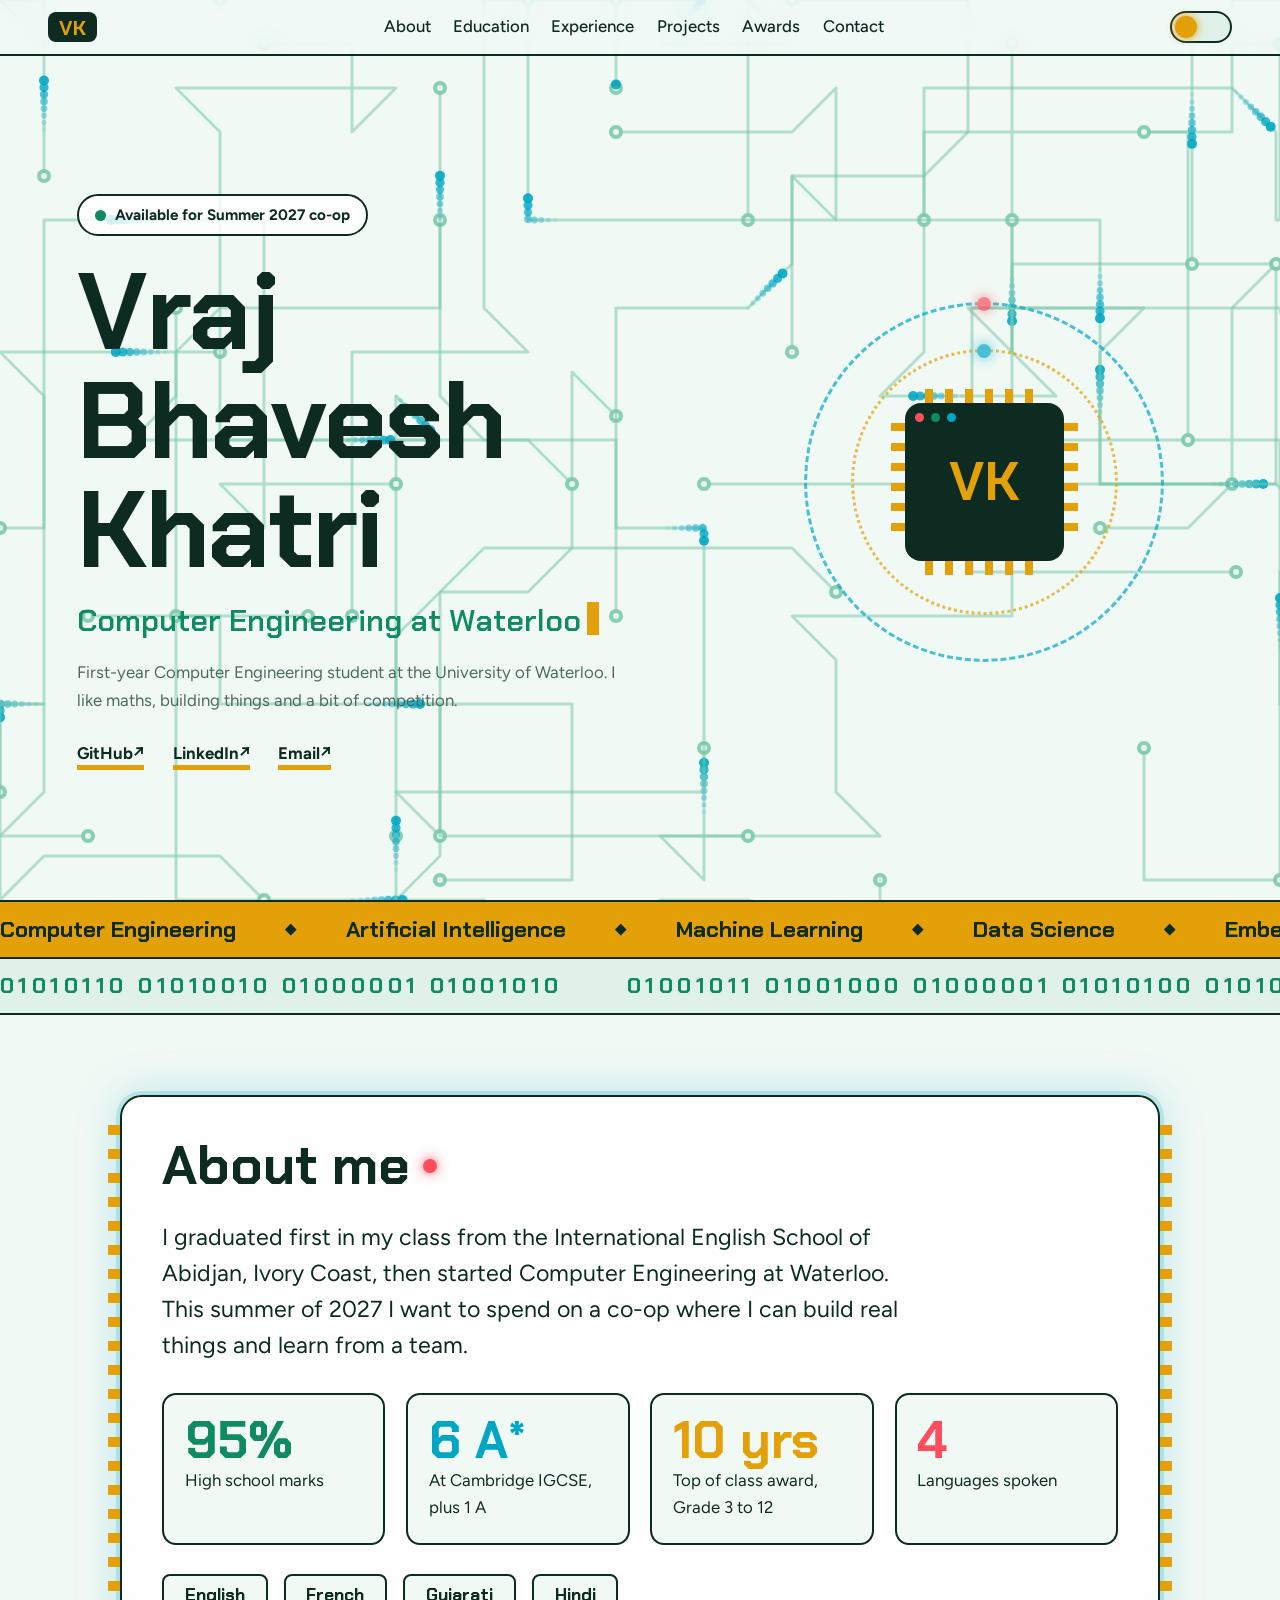
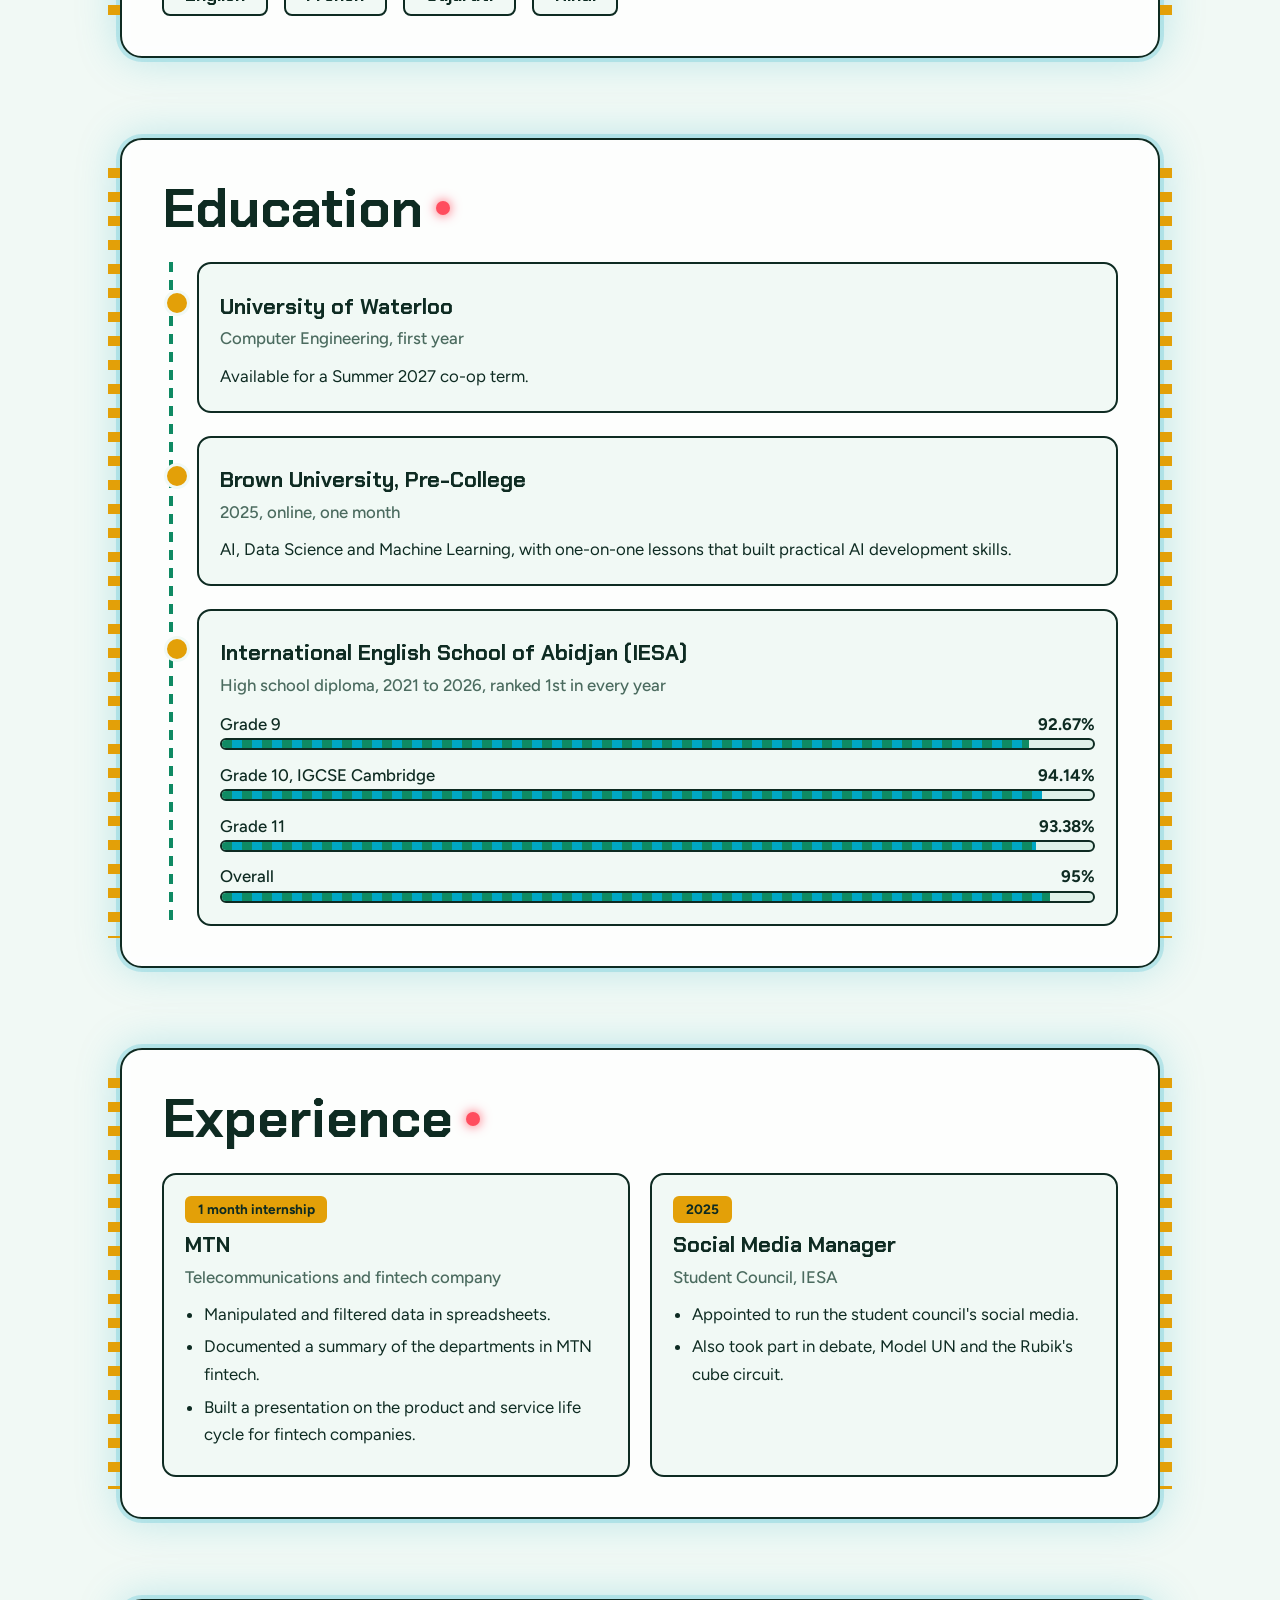
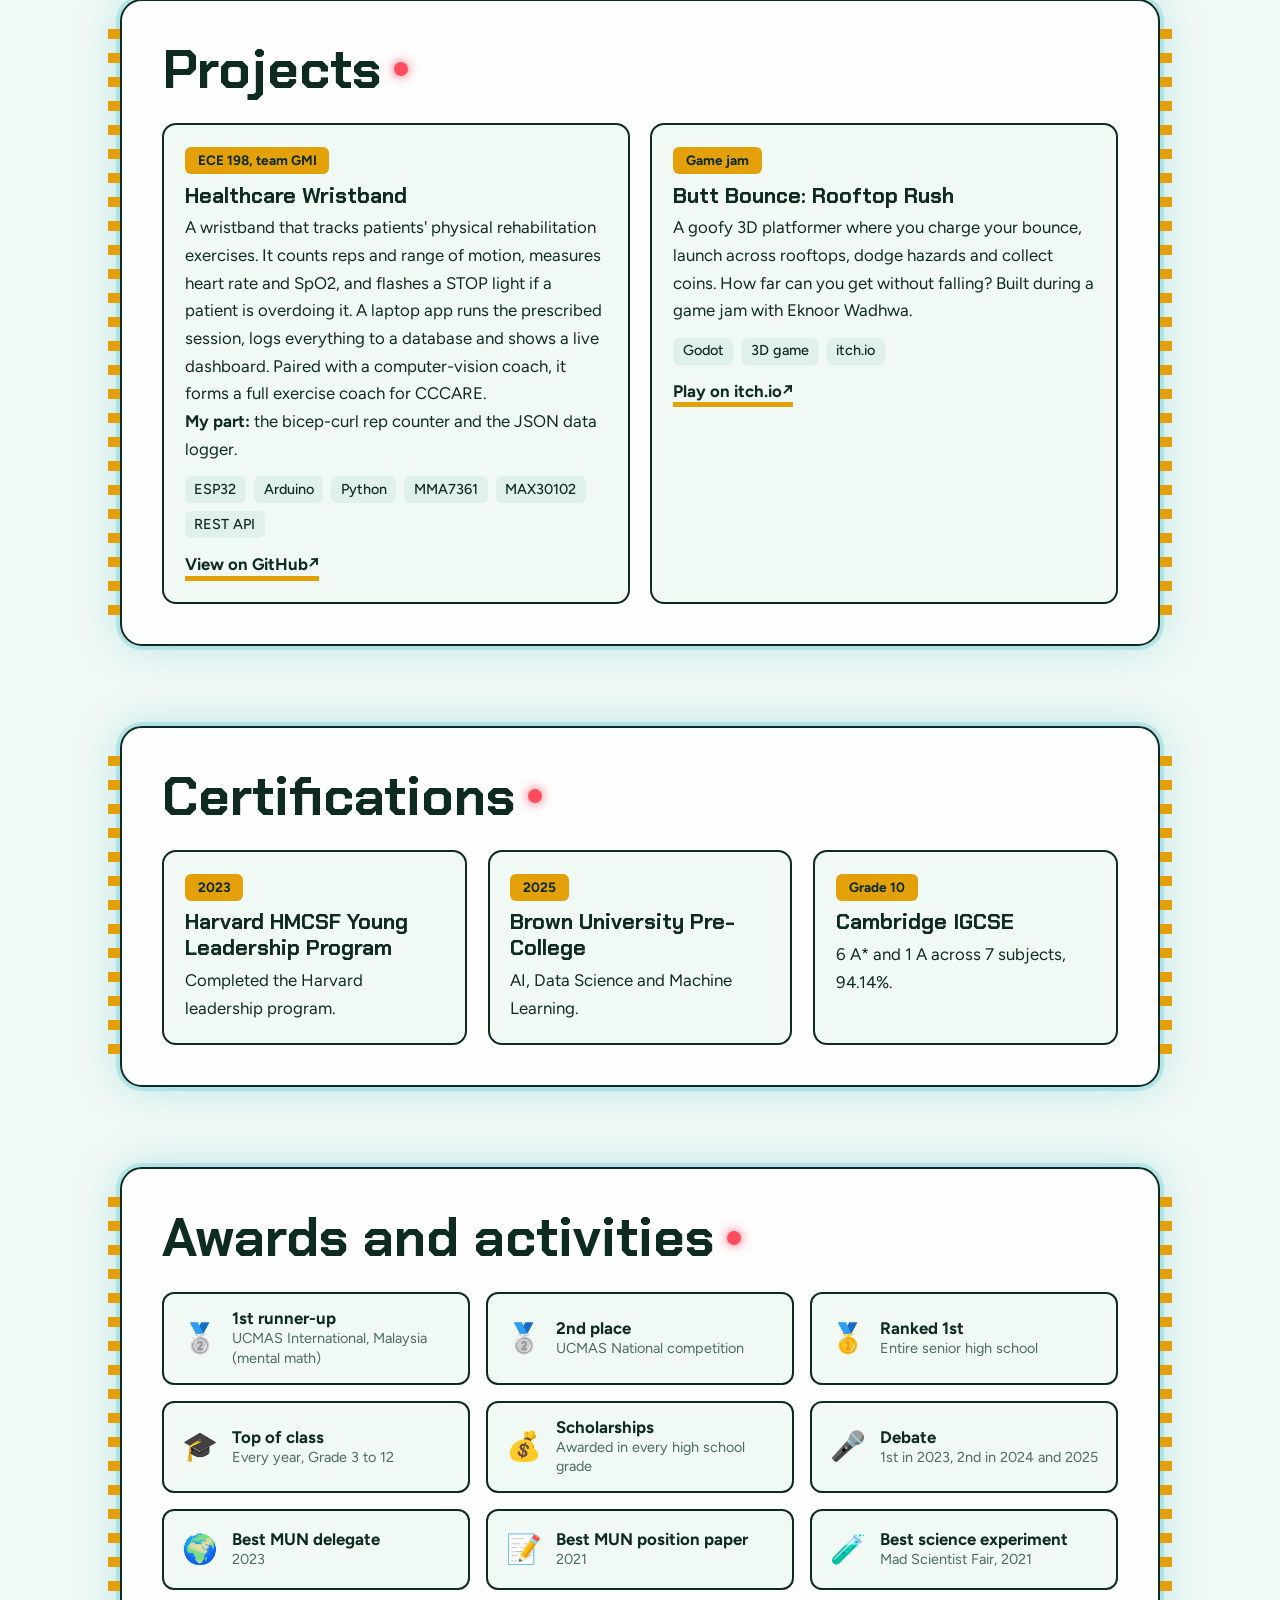
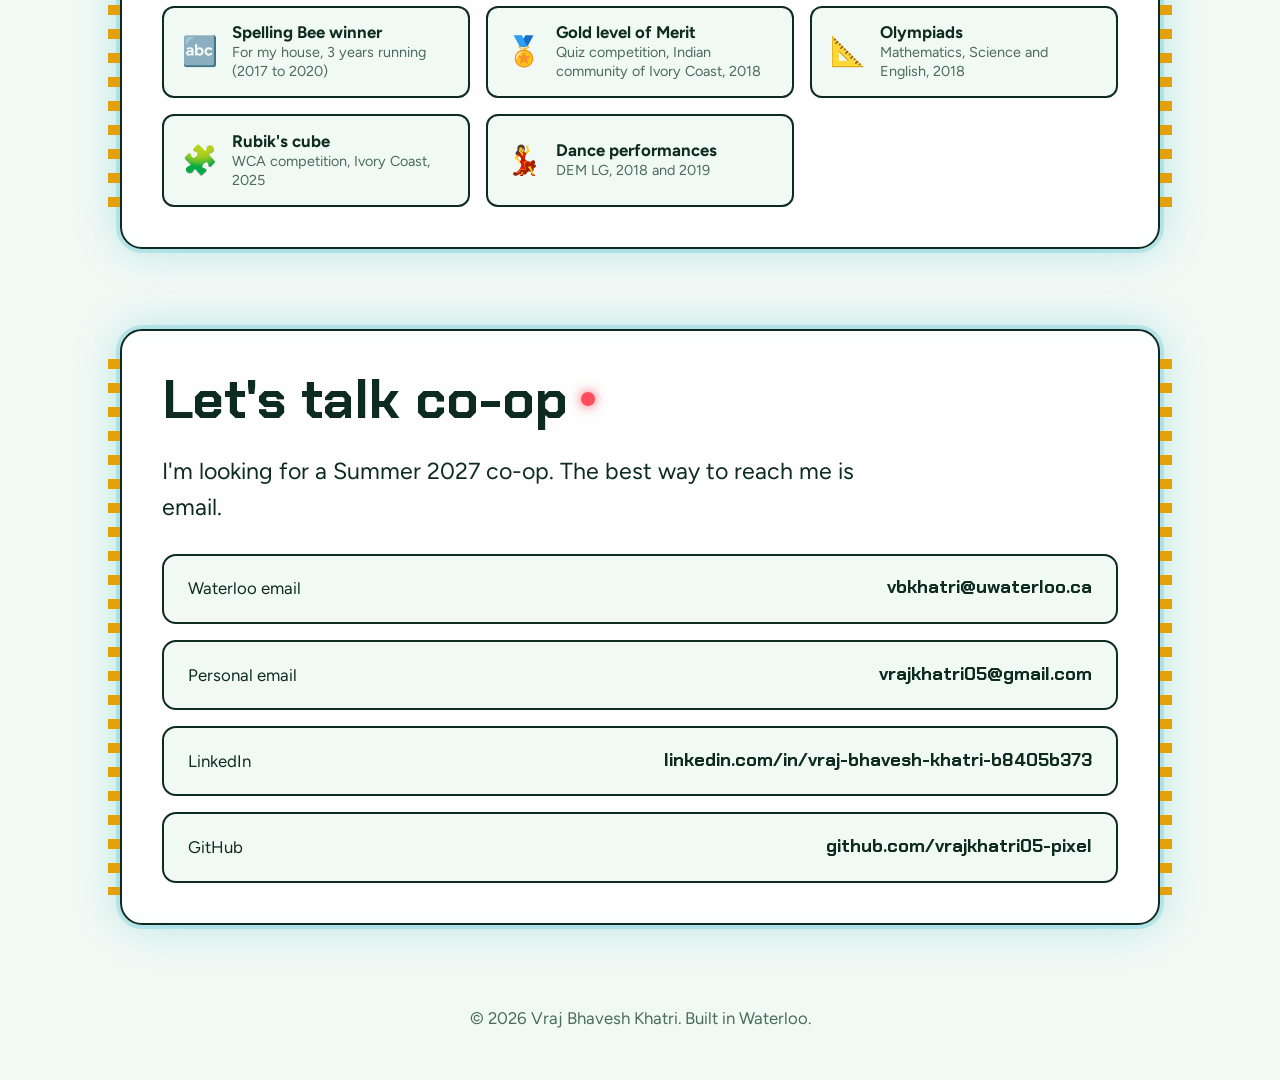
<file: index.html>
<!DOCTYPE html>
<html lang="en" data-theme="light">
<head>
<meta charset="utf-8">
<meta name="viewport" content="width=device-width, initial-scale=1">
<title>Vraj Bhavesh Khatri | Computer Engineering at Waterloo</title>
<meta name="description" content="First-year Computer Engineering student at the University of Waterloo, available for Summer 2027 co-op.">
<link rel="icon" href="data:image/svg+xml,%3Csvg xmlns='http://www.w3.org/2000/svg' viewBox='0 0 100 100'%3E%3Ctext y='.9em' font-size='90'%3E⚡%3C/text%3E%3C/svg%3E">
<link rel="preconnect" href="https://fonts.googleapis.com">
<link rel="preconnect" href="https://fonts.gstatic.com" crossorigin>
<link href="https://fonts.googleapis.com/css2?family=Chakra+Petch:wght@600;700&family=Figtree:wght@400;500;700&display=swap" rel="stylesheet">
<link rel="stylesheet" href="style.css">
<script>try{var t=localStorage.getItem('t2');if(t)document.documentElement.dataset.theme=t}catch(e){}</script>
</head>
<body>
<canvas id="bg" aria-hidden="true"></canvas>
<div class="pb"></div>

<nav>
  <a class="logo" href="#home" aria-label="Home">VK</a>
  <div class="links"><a href="#about">About</a><a href="#education">Education</a><a href="#experience">Experience</a><a href="#projects">Projects</a><a href="#awards">Awards</a><a href="#contact">Contact</a></div>
  <button id="tg" role="switch" aria-checked="false" aria-label="Dark mode"><span></span></button>
</nav>

<header id="home" class="hero">
  <div>
    <p class="pill"><i></i>Available for Summer 2027 co-op</p>
    <h1 data-split>Vraj Bhavesh Khatri</h1>
    <p class="role"><span id="type"></span></p>
    <p class="lead">First-year Computer Engineering student at the University of Waterloo. I like maths, building things and a bit of competition.</p>
    <p class="soc"><a class="lnk" href="https://github.com/vrajkhatri05-pixel" target="_blank" rel="noopener">GitHub</a><a class="lnk" href="https://www.linkedin.com/in/vraj-bhavesh-khatri-b8405b373" target="_blank" rel="noopener">LinkedIn</a><a class="lnk" href="mailto:vbkhatri@uwaterloo.ca">Email</a></p>
  </div>
  <div class="cpuwrap" aria-hidden="true"><span class="orbit"></span><span class="orbit o2"></span><div class="cpu">VK<i></i><i></i><i></i></div></div>
</header>

<div class="mq"><div><span>Computer Engineering</span><span>Artificial Intelligence</span><span>Machine Learning</span><span>Data Science</span><span>Embedded Systems</span><span>Game Development</span><span>Mental Math</span><span>Debate</span></div></div>
<div class="mq bin"><div><span>01010110 01010010 01000001 01001010</span><span>01001011 01001000 01000001 01010100 01010010 01001001</span><span>01010111 01000001 01010100 01000101 01010010 01001100 01001111 01001111</span></div></div>

<main>
<section id="about" class="chip">
  <h2>About me</h2>
  <p class="big rv">I graduated first in my class from the International English School of Abidjan, Ivory Coast, then started Computer Engineering at Waterloo. This summer of 2027 I want to spend on a co-op where I can build real things and learn from a team.</p>
  <div class="stats">
    <div class="box rv"><b class="num" data-n="95" data-s="%">0</b><span>High school marks</span></div>
    <div class="box rv"><b class="num" data-n="6" data-s=" A*">0</b><span>At Cambridge IGCSE, plus 1 A</span></div>
    <div class="box rv"><b class="num" data-n="10" data-s=" yrs">0</b><span>Top of class award, Grade 3 to 12</span></div>
    <div class="box rv"><b class="num" data-n="4">0</b><span>Languages spoken</span></div>
  </div>
  <div class="chips rv"><span style="--i:0">English</span><span style="--i:1">French</span><span style="--i:2">Gujarati</span><span style="--i:3">Hindi</span></div>
</section>

<section id="education" class="chip">
  <h2>Education</h2>
  <div class="tl">
    <article class="box rv"><h3>University of Waterloo</h3><p class="meta">Computer Engineering, first year</p><p>Available for a Summer 2027 co-op term.</p></article>
    <article class="box rv"><h3>Brown University, Pre-College</h3><p class="meta">2025, online, one month</p><p>AI, Data Science and Machine Learning, with one-on-one lessons that built practical AI development skills.</p></article>
    <article class="box rv"><h3>International English School of Abidjan (IESA)</h3><p class="meta">High school diploma, 2021 to 2026, ranked 1st in every year</p>
      <div class="bars">
        <p>Grade 9<b>92.67%</b></p><div class="bar" style="--w:92.67%"></div>
        <p>Grade 10, IGCSE Cambridge<b>94.14%</b></p><div class="bar" style="--w:94.14%"></div>
        <p>Grade 11<b>93.38%</b></p><div class="bar" style="--w:93.38%"></div>
        <p>Overall<b>95%</b></p><div class="bar" style="--w:95%"></div>
      </div>
    </article>
  </div>
</section>

<section id="experience" class="chip">
  <h2>Experience</h2>
  <div class="grid2">
    <article class="box tilt rv"><span class="tag">1 month internship</span><h3>MTN</h3><p class="meta">Telecommunications and fintech company</p>
      <ul><li>Manipulated and filtered data in spreadsheets.</li><li>Documented a summary of the departments in MTN fintech.</li><li>Built a presentation on the product and service life cycle for fintech companies.</li></ul></article>
    <article class="box tilt rv"><span class="tag">2025</span><h3>Social Media Manager</h3><p class="meta">Student Council, IESA</p>
      <ul><li>Appointed to run the student council's social media.</li><li>Also took part in debate, Model UN and the Rubik's cube circuit.</li></ul></article>
  </div>
</section>

<section id="projects" class="chip">
  <h2>Projects</h2>
  <div class="grid2">
    <article class="box tilt rv"><span class="tag">ECE 198, team GMI</span><h3>Healthcare Wristband</h3><p>A wristband that tracks patients' physical rehabilitation exercises. It counts reps and range of motion, measures heart rate and SpO2, and flashes a STOP light if a patient is overdoing it. A laptop app runs the prescribed session, logs everything to a database and shows a live dashboard. Paired with a computer-vision coach, it forms a full exercise coach for CCCARE.</p><p><b>My part:</b> the bicep-curl rep counter and the JSON data logger.</p><p class="tags"><span>ESP32</span><span>Arduino</span><span>Python</span><span>MMA7361</span><span>MAX30102</span><span>REST API</span></p><a class="lnk" href="https://github.com/ethereality-v/healthcare_wristband" target="_blank" rel="noopener">View on GitHub</a></article>
    <article class="box tilt rv"><span class="tag">Game jam</span><h3>Butt Bounce: Rooftop Rush</h3><p>A goofy 3D platformer where you charge your bounce, launch across rooftops, dodge hazards and collect coins. How far can you get without falling? Built during a game jam with Eknoor Wadhwa.</p><p class="tags"><span>Godot</span><span>3D game</span><span>itch.io</span></p><a class="lnk" href="https://spidervraj.itch.io/butt-bounce-rooftop-rush" target="_blank" rel="noopener">Play on itch.io</a></article>
  </div>
</section>

<section id="certs" class="chip">
  <h2>Certifications</h2>
  <div class="grid3">
    <article class="box rv"><span class="tag">2023</span><h3>Harvard HMCSF Young Leadership Program</h3><p>Completed the Harvard leadership program.</p></article>
    <article class="box rv"><span class="tag">2025</span><h3>Brown University Pre-College</h3><p>AI, Data Science and Machine Learning.</p></article>
    <article class="box rv"><span class="tag">Grade 10</span><h3>Cambridge IGCSE</h3><p>6 A* and 1 A across 7 subjects, 94.14%.</p></article>
  </div>
</section>

<section id="awards" class="chip">
  <h2>Awards and activities</h2>
  <ul class="aws">
    <li class="aw rv"><i>🥈</i><div><b>1st runner-up</b><span>UCMAS International, Malaysia (mental math)</span></div></li>
    <li class="aw rv"><i>🥈</i><div><b>2nd place</b><span>UCMAS National competition</span></div></li>
    <li class="aw rv"><i>🥇</i><div><b>Ranked 1st</b><span>Entire senior high school</span></div></li>
    <li class="aw rv"><i>🎓</i><div><b>Top of class</b><span>Every year, Grade 3 to 12</span></div></li>
    <li class="aw rv"><i>💰</i><div><b>Scholarships</b><span>Awarded in every high school grade</span></div></li>
    <li class="aw rv"><i>🎤</i><div><b>Debate</b><span>1st in 2023, 2nd in 2024 and 2025</span></div></li>
    <li class="aw rv"><i>🌍</i><div><b>Best MUN delegate</b><span>2023</span></div></li>
    <li class="aw rv"><i>📝</i><div><b>Best MUN position paper</b><span>2021</span></div></li>
    <li class="aw rv"><i>🧪</i><div><b>Best science experiment</b><span>Mad Scientist Fair, 2021</span></div></li>
    <li class="aw rv"><i>🔤</i><div><b>Spelling Bee winner</b><span>For my house, 3 years running (2017 to 2020)</span></div></li>
    <li class="aw rv"><i>🏅</i><div><b>Gold level of Merit</b><span>Quiz competition, Indian community of Ivory Coast, 2018</span></div></li>
    <li class="aw rv"><i>📐</i><div><b>Olympiads</b><span>Mathematics, Science and English, 2018</span></div></li>
    <li class="aw rv"><i>🧩</i><div><b>Rubik's cube</b><span>WCA competition, Ivory Coast, 2025</span></div></li>
    <li class="aw rv"><i>💃</i><div><b>Dance performances</b><span>DEM LG, 2018 and 2019</span></div></li>
  </ul>
</section>

<section id="contact" class="chip">
  <h2>Let's talk co-op</h2>
  <p class="big rv">I'm looking for a Summer 2027 co-op. The best way to reach me is email.</p>
  <div class="rows">
    <a class="row rv" href="mailto:vbkhatri@uwaterloo.ca"><span>Waterloo email</span><b>vbkhatri@uwaterloo.ca</b></a>
    <a class="row rv" href="mailto:vrajkhatri05@gmail.com"><span>Personal email</span><b>vrajkhatri05@gmail.com</b></a>
    <a class="row rv" href="https://www.linkedin.com/in/vraj-bhavesh-khatri-b8405b373" target="_blank" rel="noopener"><span>LinkedIn</span><b>linkedin.com/in/vraj-bhavesh-khatri-b8405b373</b></a>
    <a class="row rv" href="https://github.com/vrajkhatri05-pixel" target="_blank" rel="noopener"><span>GitHub</span><b>github.com/vrajkhatri05-pixel</b></a>
  </div>
</section>
</main>

<footer>© 2026 Vraj Bhavesh Khatri. Built in Waterloo.</footer>
<script src="script.js"></script>
</body>
</html>
</file>
<file: style.css>
:root{--bg:#f1f9f5;--bg2:#dff1e8;--card:rgba(255,255,255,.82);--ink:#0e2b22;--mute:#4b6b5f;--tr:#7cc9ac;--sig:#00a7c4;--gold:#e3a008;--led:#ff4d5e;--g:#0f8a63;--ln:#0e2b22;--f1:'Chakra Petch',system-ui,sans-serif;--f2:'Figtree',system-ui,sans-serif}
[data-theme=dark]{--bg:#06130f;--bg2:#0d2119;--card:rgba(11,28,21,.82);--ink:#e4f6ee;--mute:#8fb5a5;--tr:#1b5a46;--sig:#3ff0c0;--gold:#ffc83d;--led:#ff6b7a;--g:#3ff0c0;--ln:rgba(228,246,238,.3)}
*{box-sizing:border-box;margin:0;padding:0}
html{scroll-behavior:smooth;scroll-padding-top:80px}
body{font:400 1.05rem/1.65 var(--f2);background:var(--bg);color:var(--ink);transition:background .6s,color .6s;overflow-x:hidden}
a{color:inherit}
:focus-visible{outline:3px solid var(--sig);outline-offset:3px}
#bg{position:fixed;inset:0;z-index:0;pointer-events:none}
.hero,.mq,main,footer{position:relative;z-index:1}
.pb{position:fixed;top:0;left:0;height:4px;width:100%;background:var(--sig);transform:scaleX(0);transform-origin:left;z-index:100;box-shadow:0 0 12px var(--sig)}
nav{position:fixed;top:0;left:0;right:0;z-index:90;display:flex;align-items:center;justify-content:space-between;padding:.7rem clamp(1rem,4vw,3rem);background:color-mix(in srgb,var(--bg) 80%,transparent);backdrop-filter:blur(12px);border-bottom:2px solid var(--ln);transition:background .6s,border-color .6s}
.logo{font:700 1.3rem var(--f1);text-decoration:none;background:var(--ink);color:var(--gold);padding:.1rem .7rem;border-radius:8px;transition:transform .4s cubic-bezier(.3,1.8,.5,1),background .6s}
.logo:hover{transform:rotate(-10deg) scale(1.12)}
.links{display:flex;gap:1.4rem}
.links a{text-decoration:none;font-weight:500;position:relative}
.links a::after{content:"";position:absolute;left:0;bottom:-4px;height:3px;width:100%;background:var(--sig);transform:scaleX(0);transform-origin:right;transition:transform .35s}
.links a:hover::after{transform:scaleX(1);transform-origin:left}
#tg{width:62px;height:32px;border-radius:99px;border:2px solid var(--ln);background:var(--bg2);cursor:pointer;position:relative;transition:background .5s,border-color .6s}
#tg span{position:absolute;top:3px;left:3px;width:22px;height:22px;border-radius:50%;background:var(--gold);transition:transform .5s cubic-bezier(.3,1.6,.5,1);box-shadow:0 0 10px var(--gold)}
[data-theme=dark] #tg span{transform:translateX(30px)}

.hero{min-height:100vh;display:grid;grid-template-columns:1.5fr 1fr;align-items:center;gap:2rem;padding:8rem clamp(1.2rem,6vw,6rem) 4rem;max-width:1300px;margin:auto}
.pill{width:max-content;max-width:100%;display:flex;align-items:center;gap:.6rem;padding:.4rem 1rem;border:2px solid var(--ln);border-radius:99px;background:var(--card);font-weight:700;font-size:.95rem;animation:up .8s .1s backwards}
.pill i{width:11px;height:11px;border-radius:50%;background:var(--g);animation:ping 1.6s infinite}
h1{font:700 clamp(2.8rem,8.5vw,7rem)/1 var(--f1);margin:1.4rem 0 1rem;letter-spacing:-.02em}
.w{display:inline-block;white-space:nowrap}
.l{display:inline-block;animation:boot 1.1s steps(1) backwards;animation-delay:calc(var(--i)*70ms + .2s);transition:transform .25s cubic-bezier(.3,1.8,.5,1),color .25s,text-shadow .25s}
.l:hover{transform:translateY(-10px);color:var(--sig);text-shadow:0 0 18px var(--sig)}
.role{font:600 clamp(1.2rem,3vw,1.9rem) var(--f1);color:var(--g);min-height:1.5em}
.role::after{content:"";display:inline-block;width:12px;height:1.1em;background:var(--gold);margin-left:6px;vertical-align:-.15em;animation:blink 1s steps(1) infinite}
.lead{max-width:34rem;color:var(--mute);margin:.8rem 0 1.6rem;animation:up .8s 1.4s backwards}
.soc{display:flex;gap:1.8rem;flex-wrap:wrap;animation:up .8s 1.6s backwards}
.lnk{font-weight:700;text-decoration:none;background:linear-gradient(var(--gold),var(--gold)) 0 100%/100% 5px no-repeat;transition:background-size .35s,transform .3s,color .3s;display:inline-block;padding-bottom:2px}
.lnk::after{content:" ↗";display:inline-block;transition:transform .3s}
.lnk:hover{background-size:100% 100%;color:#0e2b22;transform:translateY(-3px)}
.lnk:hover::after{transform:translate(4px,-4px)}

.cpuwrap{position:relative;display:grid;place-items:center;aspect-ratio:1;width:min(100%,360px);justify-self:center;animation:float 7s ease-in-out infinite}
.orbit{position:absolute;inset:0;border:3px dashed var(--sig);border-radius:50%;animation:spin 24s linear infinite;opacity:.7}
.orbit::after{content:"";position:absolute;top:-8px;left:50%;width:14px;height:14px;margin-left:-7px;border-radius:50%;background:var(--led);box-shadow:0 0 14px var(--led)}
.o2{inset:13%;border:3px dotted var(--gold);animation-duration:15s;animation-direction:reverse}
.o2::after{background:var(--sig);box-shadow:0 0 14px var(--sig)}
.cpu{position:relative;width:44%;aspect-ratio:1;border-radius:16px;background:var(--ink);color:var(--gold);display:grid;place-items:center;font:700 clamp(2.2rem,6vw,3.4rem) var(--f1);animation:glow 2.4s ease-in-out infinite;transition:background .6s}
.cpu::before,.cpu::after{content:"";position:absolute;pointer-events:none}
.cpu::before{inset:-14px 20px;background:repeating-linear-gradient(90deg,var(--gold) 0 8px,transparent 8px 20px) top/100% 14px no-repeat,repeating-linear-gradient(90deg,var(--gold) 0 8px,transparent 8px 20px) bottom/100% 14px no-repeat}
.cpu::after{inset:20px -14px;background:repeating-linear-gradient(180deg,var(--gold) 0 8px,transparent 8px 20px) left/14px 100% no-repeat,repeating-linear-gradient(180deg,var(--gold) 0 8px,transparent 8px 20px) right/14px 100% no-repeat}
.cpu i{position:absolute;width:9px;height:9px;border-radius:50%;background:var(--led);top:10px;left:10px;animation:led 1.4s infinite}
.cpu i:nth-child(2){left:26px;background:var(--g);animation-delay:.35s}
.cpu i:nth-child(3){left:42px;background:var(--sig);animation-delay:.7s}

.mq{overflow:hidden;border-block:2px solid var(--ln);background:var(--gold);color:#0e2b22;padding:.8rem 0;transition:border-color .6s}
.mq.bin{background:var(--bg2);color:var(--g);border-top:0}
.mq div{display:flex;width:max-content;animation:mq 34s linear infinite}
.mq.bin div{animation-direction:reverse;animation-duration:50s}
.mq:hover div{animation-play-state:paused}
.mq span{font:700 1.4rem var(--f1);padding-right:3rem;white-space:nowrap}
.mq:not(.bin) span::after{content:"◆";margin-left:3rem;display:inline-block;animation:spin 4s linear infinite}
.mq.bin span{letter-spacing:.2em;padding-right:4rem}

.chip{position:relative;width:min(1040px,calc(100% - 3.5rem));margin:5rem auto 0;padding:2.5rem clamp(1.2rem,4vw,2.5rem);border:2px solid var(--ln);border-radius:22px;background:var(--card);backdrop-filter:blur(6px);transition:border-color .6s,box-shadow .8s,background .6s}
.chip::before,.chip::after{content:"";position:absolute;top:28px;bottom:28px;width:12px;background:repeating-linear-gradient(180deg,var(--ln) 0 10px,transparent 10px 24px);opacity:.55}
.chip::before{left:-14px}.chip::after{right:-14px}
.chip.on{animation:pwr 1.4s;box-shadow:0 0 0 4px color-mix(in srgb,var(--sig) 18%,transparent),0 0 44px color-mix(in srgb,var(--sig) 25%,transparent)}
.chip.on::before,.chip.on::after{background:repeating-linear-gradient(180deg,var(--gold) 0 10px,transparent 10px 24px);opacity:1}
h2{font:700 clamp(2rem,5.5vw,3.4rem)/1.05 var(--f1);margin-bottom:1.6rem;display:flex;align-items:center;gap:.8rem}
h2::after{content:"";width:14px;height:14px;border-radius:50%;background:var(--ln);opacity:.5;flex:none}
.on h2::after{background:var(--led);opacity:1;animation:led 1.6s infinite;box-shadow:0 0 12px var(--led)}
h3{font:700 1.35rem/1.2 var(--f1);margin:.6rem 0 .3rem}
.big{font-size:clamp(1.1rem,2.4vw,1.45rem);line-height:1.55;max-width:46rem;margin-bottom:1.8rem}
.meta{color:var(--mute);font-weight:500;margin-bottom:.6rem}
.box{background:var(--bg);border:2px solid var(--ln);border-radius:14px;padding:1.3rem;transition:transform .3s cubic-bezier(.3,1.6,.5,1),border-color .3s,box-shadow .3s,background .6s}
.box:hover{transform:translateY(-6px);border-color:var(--sig);box-shadow:0 0 0 3px color-mix(in srgb,var(--sig) 25%,transparent),0 10px 30px color-mix(in srgb,var(--sig) 20%,transparent)}
.tilt:hover{transform:perspective(800px) rotateX(var(--rx,0deg)) rotateY(var(--ry,0deg)) translateY(-6px)}
.tag{display:inline-block;background:var(--gold);color:#0e2b22;font-weight:700;font-size:.85rem;padding:.15rem .8rem;border-radius:6px}
ul{padding-left:1.2rem}li{margin:.3rem 0}
.rv{opacity:0}
.on .rv,.rv.in{opacity:1;animation:up .9s cubic-bezier(.2,.8,.2,1) backwards;animation-delay:calc(var(--i,0)*110ms + .2s)}
.stats,.grid3{display:grid;grid-template-columns:repeat(auto-fit,minmax(210px,1fr));gap:1.3rem}
.grid2{display:grid;grid-template-columns:repeat(auto-fit,minmax(300px,1fr));gap:1.3rem}
.stats{margin-bottom:1.8rem}
.num{display:block;font:700 clamp(2.2rem,5vw,3.2rem)/1 var(--f1);color:var(--g)}
.stats .box:nth-child(2) .num{color:var(--sig)}.stats .box:nth-child(3) .num{color:var(--gold)}.stats .box:nth-child(4) .num{color:var(--led)}
.chips{display:flex;gap:1rem;flex-wrap:wrap}
.chips span{font:700 1.1rem var(--f1);padding:.5rem 1.3rem;border:2px solid var(--ln);border-radius:8px;background:var(--bg);animation:float 4s ease-in-out infinite;animation-delay:calc(var(--i)*-.9s);transition:background .3s,color .3s}
.chips span:hover{background:var(--sig);color:#0e2b22}

.tl{display:grid;gap:1.4rem;position:relative;padding-left:2.2rem}
.tl::before{content:"";position:absolute;left:7px;top:0;bottom:0;width:4px;background:repeating-linear-gradient(180deg,var(--g) 0 10px,transparent 10px 18px);background-size:4px 18px;animation:flow .8s linear infinite}
.tl .box{position:relative}
.tl .box::before{content:"";position:absolute;left:-2.2rem;top:1.6rem;width:20px;height:20px;border-radius:50%;background:var(--gold);border:3px solid var(--bg);animation:ping2 2.4s infinite}
.bars p{display:flex;justify-content:space-between;font-weight:500;margin-top:.7rem}
.bar{height:12px;border-radius:12px;background:var(--bg2);border:2px solid var(--ln);overflow:hidden}
.bar::after{content:"";display:block;height:100%;width:0;background:repeating-linear-gradient(90deg,var(--g) 0 10px,var(--sig) 10px 20px);background-size:20px 100%;transition:width 1.6s .5s cubic-bezier(.2,.8,.2,1);animation:flowx .6s linear infinite}
.in .bar::after{width:var(--w)}
.tags{display:flex;gap:.5rem;flex-wrap:wrap;margin:.8rem 0}
.tags span{background:var(--bg2);border-radius:6px;padding:.1rem .6rem;font-size:.9rem;font-weight:500}

.aws{list-style:none;padding:0;display:grid;grid-template-columns:repeat(auto-fill,minmax(270px,1fr));gap:1rem}
.aw{display:flex;gap:.9rem;align-items:center;background:var(--bg);border:2px solid var(--ln);border-radius:12px;padding:.9rem 1.1rem;margin:0;transition:transform .35s cubic-bezier(.3,1.6,.5,1),background .3s,border-color .3s}
.aw i{font-style:normal;font-size:1.8rem;transition:transform .5s}
.aw:hover{transform:translateX(8px);background:var(--gold);color:#0e2b22;border-color:var(--gold)}
.aw:hover i{transform:rotate(360deg) scale(1.3)}
.aw b{display:block;line-height:1.25}.aw span{font-size:.9rem;color:var(--mute);display:block;line-height:1.35}.aw:hover span{color:#0e2b22}

.rows{display:grid;gap:1rem}
.row{display:flex;justify-content:space-between;gap:1rem;flex-wrap:wrap;padding:1.2rem 1.5rem;border:2px solid var(--ln);border-radius:14px;text-decoration:none;background:linear-gradient(var(--sig),var(--sig)) 0 0/0 100% no-repeat,var(--bg);transition:background-size .5s cubic-bezier(.2,.8,.2,1),transform .3s,border-color .6s}
.row:hover{background-size:100% 100%,auto;color:#0e2b22;transform:translateX(10px)}
.row b{font:700 1.15rem var(--f1);overflow-wrap:anywhere}
footer{text-align:center;padding:5rem 1rem 3rem;color:var(--mute)}

@keyframes float{50%{transform:translateY(-18px)}}
@keyframes spin{to{transform:rotate(360deg)}}
@keyframes blink{50%{opacity:0}}
@keyframes led{0%,100%{opacity:1}50%{opacity:.2}}
@keyframes glow{50%{text-shadow:0 0 22px var(--gold);box-shadow:0 0 40px color-mix(in srgb,var(--gold) 40%,transparent)}}
@keyframes ping{70%{box-shadow:0 0 0 12px transparent}0%{box-shadow:0 0 0 0 var(--g)}}
@keyframes ping2{0%,100%{box-shadow:0 0 0 0 var(--gold)}60%{box-shadow:0 0 0 10px transparent}}
@keyframes boot{0%,30%,50%{opacity:0}40%,60%,100%{opacity:1}}
@keyframes up{from{opacity:0;transform:translateY(40px) scale(.97)}}
@keyframes mq{to{transform:translateX(-50%)}}
@keyframes flow{to{background-position:0 18px}}
@keyframes flowx{to{background-position:20px 0}}
@keyframes pwr{0%{box-shadow:0 0 0 0 var(--sig)}40%{box-shadow:0 0 0 18px transparent}}

@media(max-width:860px){.hero{grid-template-columns:1fr;padding-top:7rem}.cpuwrap{order:-1;width:min(100%,240px)}.links{display:none}}
@media(prefers-reduced-motion:reduce){*,*::before,*::after{animation:none!important;transition:none!important;scroll-behavior:auto!important}.rv{opacity:1}.bar::after{width:var(--w)}}
</file>
